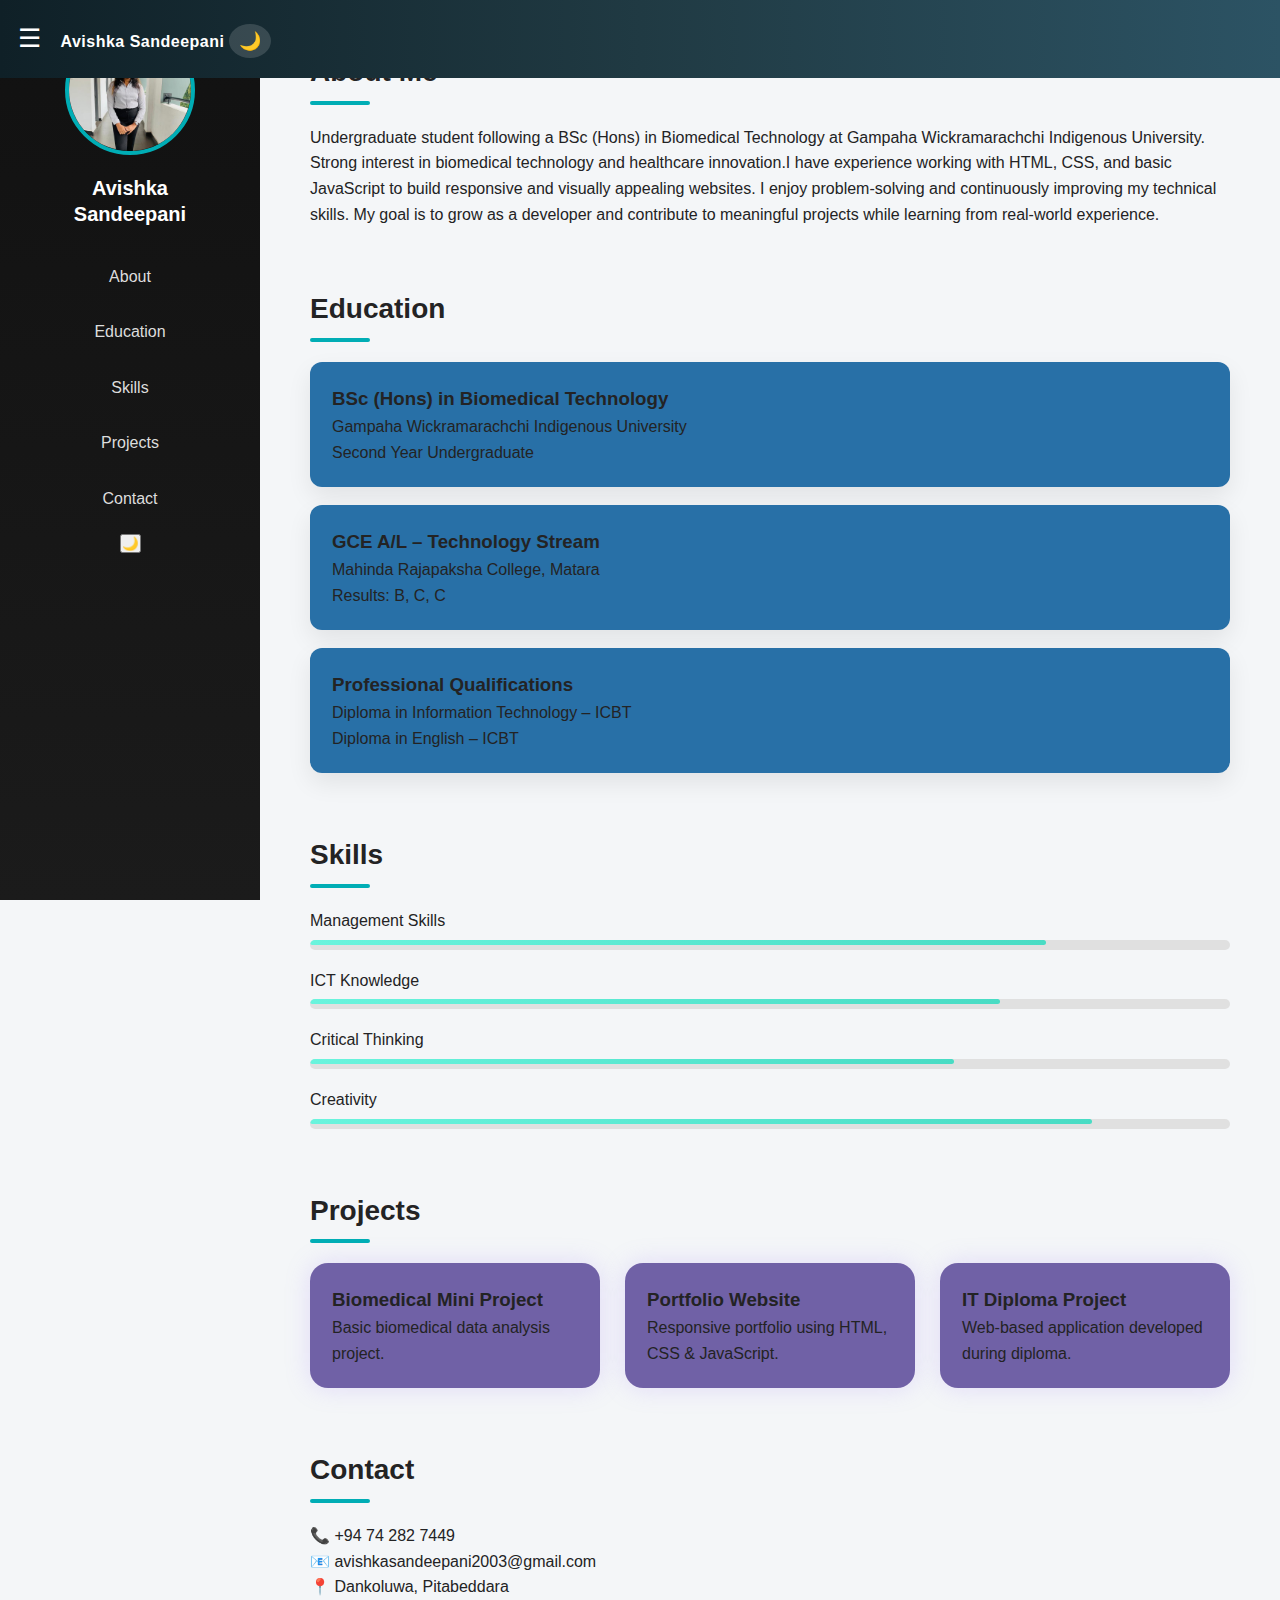
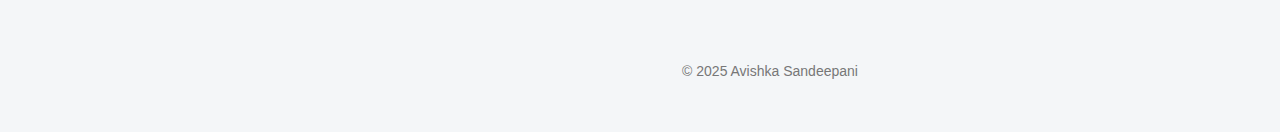
<file: index.html>
<!DOCTYPE html>
<html lang="en">
<head>
  <meta charset="UTF-8">
  <title>Avishka Sandeepani | Portfolio</title>
  <meta name="viewport" content="width=device-width, initial-scale=1.0">
  <link rel="stylesheet" href="avi.css">
</head>
<body>

<!-- TOP BAR (MOBILE) -->
<div class="topbar">
  <span class="menu-btn" onclick="openMenu()">☰</span>
  <span class="title">Avishka Sandeepani</span>
  <button class="theme-btn" onclick="toggleTheme()">🌙</button>
</div>

<!-- SIDEBAR -->
<nav class="sidebar">
  <span class="close-btn" onclick="closeMenu()">✖</span>
  <img src="avi.jpeg" class="profile-img.jpeg" alt="Avishka">
  <h2>Avishka<br>Sandeepani</h2>

  <a href="#about">About</a>
  <a href="#education">Education</a>
  <a href="#skills">Skills</a>
  <a href="#projects">Projects</a>
  <a href="#contact">Contact</a>


<button onclick="toggleDark()">🌙 </button>
<script src="avi.js"></script>
</nav>
<!-- MAIN CONTENT -->
<div class="main">

  <section id="about">
    <h1>About Me</h1>
    <p>
      Undergraduate student following a BSc (Hons) in Biomedical Technology
      at Gampaha Wickramarachchi Indigenous University. Strong interest in
      biomedical technology and healthcare innovation.I have experience working with HTML, CSS, and basic JavaScript to build responsive and visually appealing websites.
      I enjoy problem-solving and continuously improving my technical skills.
      My goal is to grow as a developer and contribute to meaningful projects while learning from real-world experience.
    </p>
  </section>

  <section id="education">
    <h1>Education</h1>

    <div class="card">
      <h3>BSc (Hons) in Biomedical Technology</h3>
      <p>Gampaha Wickramarachchi Indigenous University</p>
      <span>Second Year Undergraduate</span>
    </div>

    <div class="card">
      <h3>GCE A/L – Technology Stream</h3>
      <p>Mahinda Rajapaksha College, Matara</p>
      <span>Results: B, C, C</span>
    </div>

    <div class="card">
      <h3>Professional Qualifications</h3>
      <p>Diploma in Information Technology – ICBT</p>
      <p>Diploma in English – ICBT</p>
    </div>
  </section>

  <section id="skills">
    <h1>Skills</h1>

    <div class="skill">
      <span>Management Skills</span>
      <div class="bar"><div style="width:80%"></div></div>
    </div>

    <div class="skill">
      <span>ICT Knowledge</span>
      <div class="bar"><div style="width:75%"></div></div>
    </div>

    <div class="skill">
      <span>Critical Thinking</span>
      <div class="bar"><div style="width:70%"></div></div>
    </div>

    <div class="skill">
      <span>Creativity</span>
      <div class="bar"><div style="width:85%"></div></div>
    </div>
  </section>

  <section id="projects">
    <h1>Projects</h1>

    <div class="project-grid">
      <div class="project-card">
        <h3>Biomedical Mini Project</h3>
        <p>Basic biomedical data analysis project.</p>
      </div>

      <div class="project-card">
        <h3>Portfolio Website</h3>
        <p>Responsive portfolio using HTML, CSS & JavaScript.</p>
      </div>

      <div class="project-card">
        <h3>IT Diploma Project</h3>
        <p>Web-based application developed during diploma.</p>
      </div>
    </div>
  </section>

  <section id="contact">
    <h1>Contact</h1>
    <p>📞 +94 74 282 7449</p>
    <p>📧 avishkasandeepani2003@gmail.com</p>
    <p>📍 Dankoluwa, Pitabeddara</p>
  </section>

  <footer>
    <p>© 2025 Avishka Sandeepani</p>
  </footer>

</div>
<script>
    function toggleDark() {
      document.body.classList.toggle("dark");
    }
  </script>
<script src="avi.js"></script>
</body>
</html>
</file>
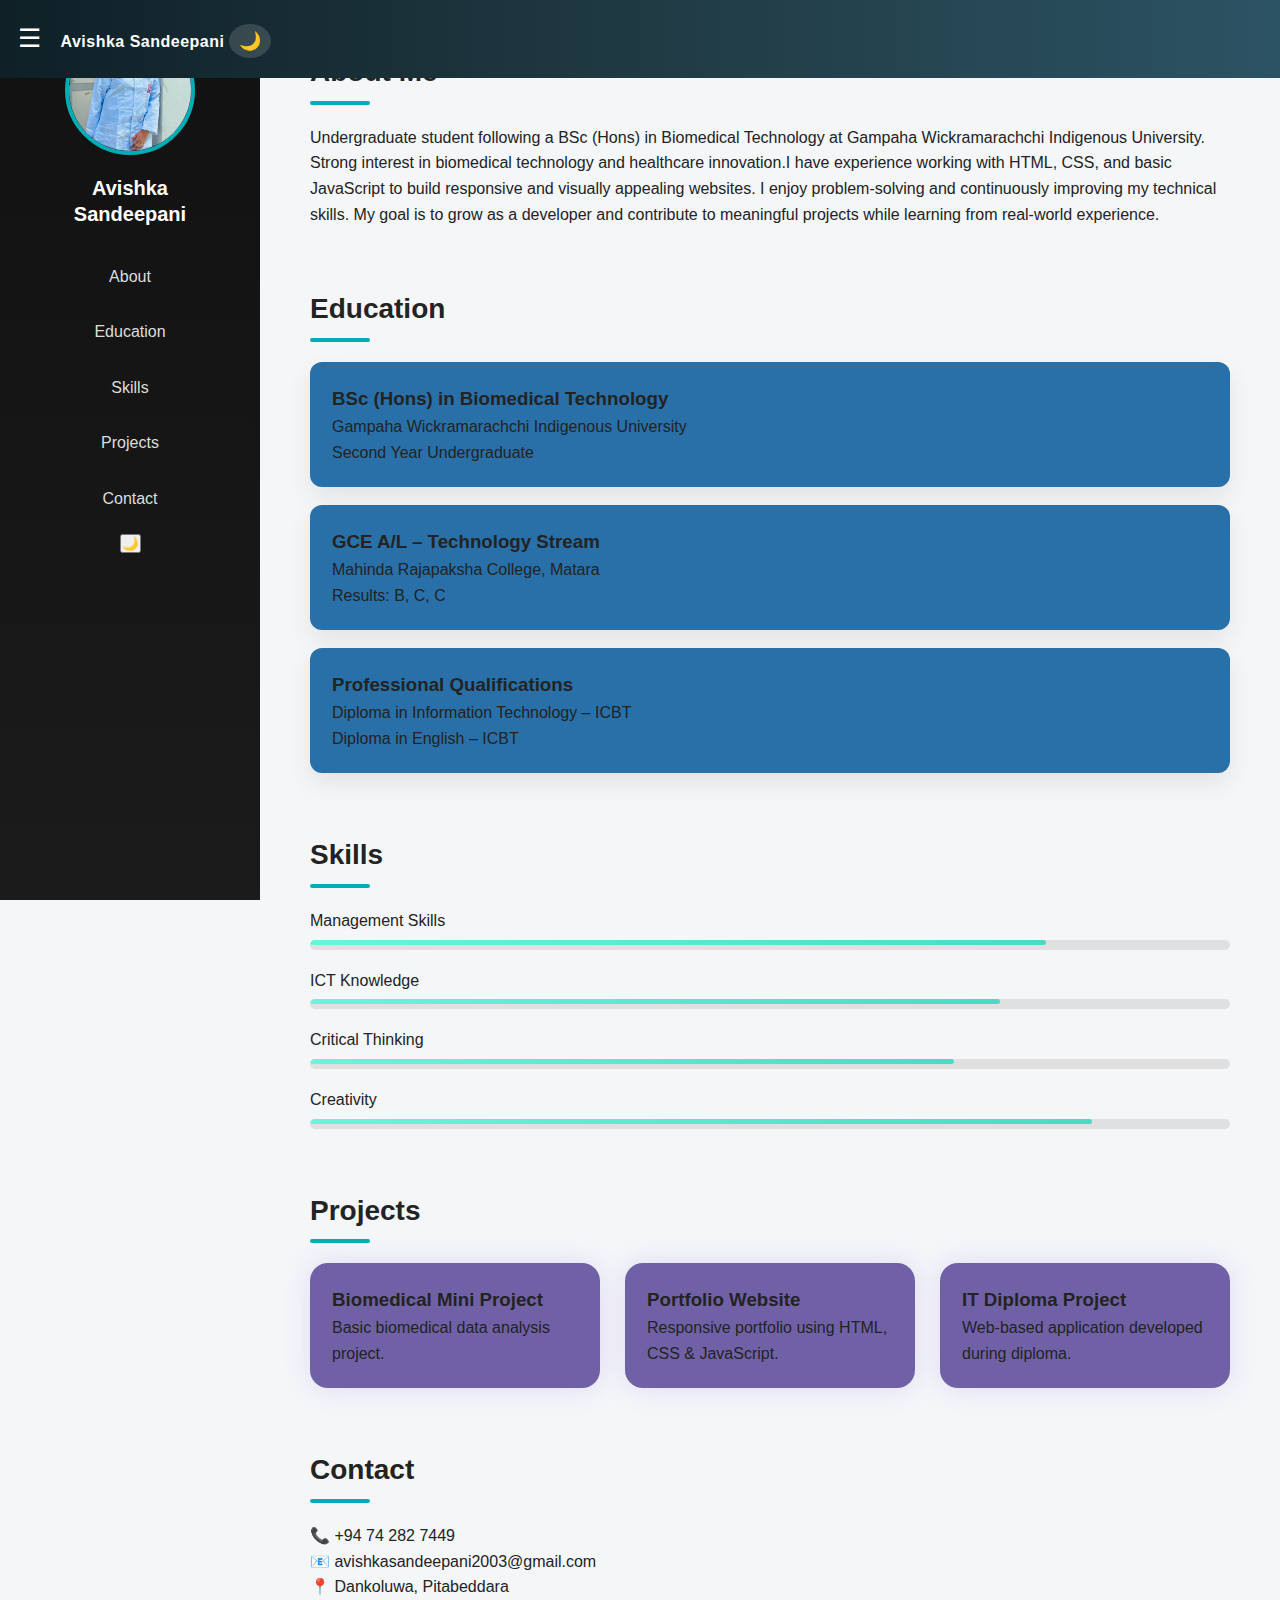
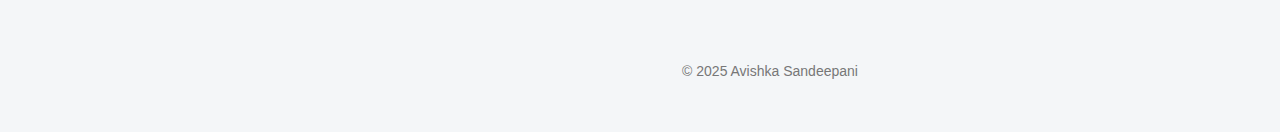
<file: avi.html>
<!DOCTYPE html>
<html lang="en">
<head>
  <meta charset="UTF-8">
  <title>Avishka Sandeepani | Portfolio</title>
  <meta name="viewport" content="width=device-width, initial-scale=1.0">
  <link rel="stylesheet" href="avi.css">
</head>
<body>

<!-- TOP BAR (MOBILE) -->
<div class="topbar">
  <span class="menu-btn" onclick="openMenu()">☰</span>
  <span class="title">Avishka Sandeepani</span>
  <button class="theme-btn" onclick="toggleTheme()">🌙</button>
</div>

<!-- SIDEBAR -->
<nav class="sidebar">
  <span class="close-btn" onclick="closeMenu()">✖</span>
  <img src="images/avi.jpeg" class="profile-img.jpeg" alt="Avishka">
  <h2>Avishka<br>Sandeepani</h2>

  <a href="#about">About</a>
  <a href="#education">Education</a>
  <a href="#skills">Skills</a>
  <a href="#projects">Projects</a>
  <a href="#contact">Contact</a>


<button onclick="toggleDark()">🌙 </button>
<script src="avi.js"></script>
</nav>
<!-- MAIN CONTENT -->
<div class="main">

  <section id="about">
    <h1>About Me</h1>
    <p>
      Undergraduate student following a BSc (Hons) in Biomedical Technology
      at Gampaha Wickramarachchi Indigenous University. Strong interest in
      biomedical technology and healthcare innovation.I have experience working with HTML, CSS, and basic JavaScript to build responsive and visually appealing websites.
      I enjoy problem-solving and continuously improving my technical skills.
      My goal is to grow as a developer and contribute to meaningful projects while learning from real-world experience.
    </p>
  </section>

  <section id="education">
    <h1>Education</h1>

    <div class="card">
      <h3>BSc (Hons) in Biomedical Technology</h3>
      <p>Gampaha Wickramarachchi Indigenous University</p>
      <span>Second Year Undergraduate</span>
    </div>

    <div class="card">
      <h3>GCE A/L – Technology Stream</h3>
      <p>Mahinda Rajapaksha College, Matara</p>
      <span>Results: B, C, C</span>
    </div>

    <div class="card">
      <h3>Professional Qualifications</h3>
      <p>Diploma in Information Technology – ICBT</p>
      <p>Diploma in English – ICBT</p>
    </div>
  </section>

  <section id="skills">
    <h1>Skills</h1>

    <div class="skill">
      <span>Management Skills</span>
      <div class="bar"><div style="width:80%"></div></div>
    </div>

    <div class="skill">
      <span>ICT Knowledge</span>
      <div class="bar"><div style="width:75%"></div></div>
    </div>

    <div class="skill">
      <span>Critical Thinking</span>
      <div class="bar"><div style="width:70%"></div></div>
    </div>

    <div class="skill">
      <span>Creativity</span>
      <div class="bar"><div style="width:85%"></div></div>
    </div>
  </section>

  <section id="projects">
    <h1>Projects</h1>

    <div class="project-grid">
      <div class="project-card">
        <h3>Biomedical Mini Project</h3>
        <p>Basic biomedical data analysis project.</p>
      </div>

      <div class="project-card">
        <h3>Portfolio Website</h3>
        <p>Responsive portfolio using HTML, CSS & JavaScript.</p>
      </div>

      <div class="project-card">
        <h3>IT Diploma Project</h3>
        <p>Web-based application developed during diploma.</p>
      </div>
    </div>
  </section>

  <section id="contact">
    <h1>Contact</h1>
    <p>📞 +94 74 282 7449</p>
    <p>📧 avishkasandeepani2003@gmail.com</p>
    <p>📍 Dankoluwa, Pitabeddara</p>
  </section>

  <footer>
    <p>© 2025 Avishka Sandeepani</p>
  </footer>

</div>
<script>
    function toggleDark() {
      document.body.classList.toggle("dark");
    }
  </script>
<script src="avi.js"></script>
</body>
</html>
</file>
<file: avi.css>
* {
  margin: 0;
  padding: 0;
  box-sizing: border-box;
  font-family: "Segoe UI", Arial, sans-serif;
  scroll-behavior: smooth;
}

body {
  background: #f4f6f8;
  color: #232324;
  line-height: 1.6;
}

/* =========================
   TOP BAR (MOBILE)
========================= */
.topbar {
  
  background: linear-gradient(90deg, #0f2027, #203a43, #2c5364);
  color: #fff;
  padding: 18px;
  position: fixed;
  width: 100%;
  z-index: 1000;
  align-items: center;
}

.menu-btn {
  font-size: 26px;
  cursor: pointer;
}

.title {
  margin-left: 15px;
  font-weight: 600;
  letter-spacing: 0.5px;
}

.theme-btn {
  margin-left: auto;
  background: rgba(255,255,255,0.15);
  border: none;
  padding: 6px 10px;
  border-radius: 50%;
  font-size: 18px;
  cursor: pointer;
  color: white;
  transition: 0.3s;
}

.theme-btn:hover {
  background: rgba(255,255,255,0.3);
}

/* =========================
   SIDEBAR
========================= */
.sidebar {
  width: 260px;
  background: linear-gradient(180deg, #111, #1b1b1b);
  color: #fff;
  height: 100vh;
  position: fixed;
  padding: 25px 20px;
  text-align: center;
  transition: 0.35s ease;
}

.close-btn {
  display: none;
  text-align: right;
  font-size: 22px;
  cursor: pointer;
}

.sidebar img {
  width: 130px;
  height: 130px;
  object-fit: cover;
  border-radius: 50%;
  border: 4px solid #00adb5;
  margin-bottom: 12px;
}

.sidebar h2 {
  font-size: 20px;
  margin-bottom: 25px;
  line-height: 1.3;
}

.sidebar a {
  display: block;
  padding: 12px;
  color: #ddd;
  text-decoration: none;
  border-radius: 8px;
  margin: 6px 0;
  transition: 0.3s;
}

.sidebar a:hover {
  background: #00adb5;
  color: #fff;
}

.theme-btn.desktop {
  margin-top: 25px;
}

/* =========================
   MAIN CONTENT
========================= */
.main {
  margin-left: 260px;
  padding: 50px;
}

/* =========================
   SECTIONS
========================= */
section {
  margin-bottom: 60px;
  animation: fadeUp 0.7s ease;
}

h1 {
  font-size: 28px;
  margin-bottom: 20px;
  position: relative;
}

h1::after {
  content: "";
  width: 60px;
  height: 4px;
  background: #00adb5;
  display: block;
  margin-top: 6px;
  border-radius: 4px;
}

/* =========================
   CARDS
========================= */
.card {
  background: #2870a7;
  padding: 22px;
  margin-bottom: 18px;
  border-radius: 12px;
  box-shadow: 0 10px 25px rgba(0,0,0,0.08);
  transition: 0.3s;
}

.card:hover {
  transform: translateY(-5px);
}

/* =========================
   SKILLS
========================= */
.skill {
  margin-bottom: 18px;
}

.skill span {
  font-weight: 500;
}

.bar {
  background: #e0e0e0;
  height: 10px;
  border-radius: 10px;
  margin-top: 6px;
  overflow: hidden;
}

.bar div {
  height: 50%;
  background: linear-gradient(90deg, #6af4dd, #49dcc4);
  border-radius: 10px;
}

/* =========================
   PROJECTS
========================= */
.project-grid {
  display: grid;
  grid-template-columns: repeat(auto-fit, minmax(240px, 1fr));
  gap: 25px;
}

.project-card {
  background: #7061a6;
  border-radius: 18px;
  padding: 22px;
  box-shadow: 0 0 25px rgba(167, 139, 250, 0.25);
  transition: transform 0.4s ease, box-shadow 0.4s ease;
}

.project-card:hover {
  transform: translateY(-8px) scale(1.02);
  box-shadow: 0 0 35px rgba(167, 139, 250, 0.45);
}

.project-card:hover {
  transform: translateY(-6px) scale(1.02);
}


footer {
  text-align: center;
  color: #777;
  margin-top: 40px;
  font-size: 14px;
}



body.dark {
  background: linear-gradient(135deg, #020617, #020d2b, #0a1a44);
  color: #dcdee6;
}

body.dark .topbar {
  background: #020617;
}

body.dark .nav a {
  color: #c7d2fe;
}

body.dark .card {
  background: #0f172a;
  border: 1px solid #1e40af;
}
</file>
